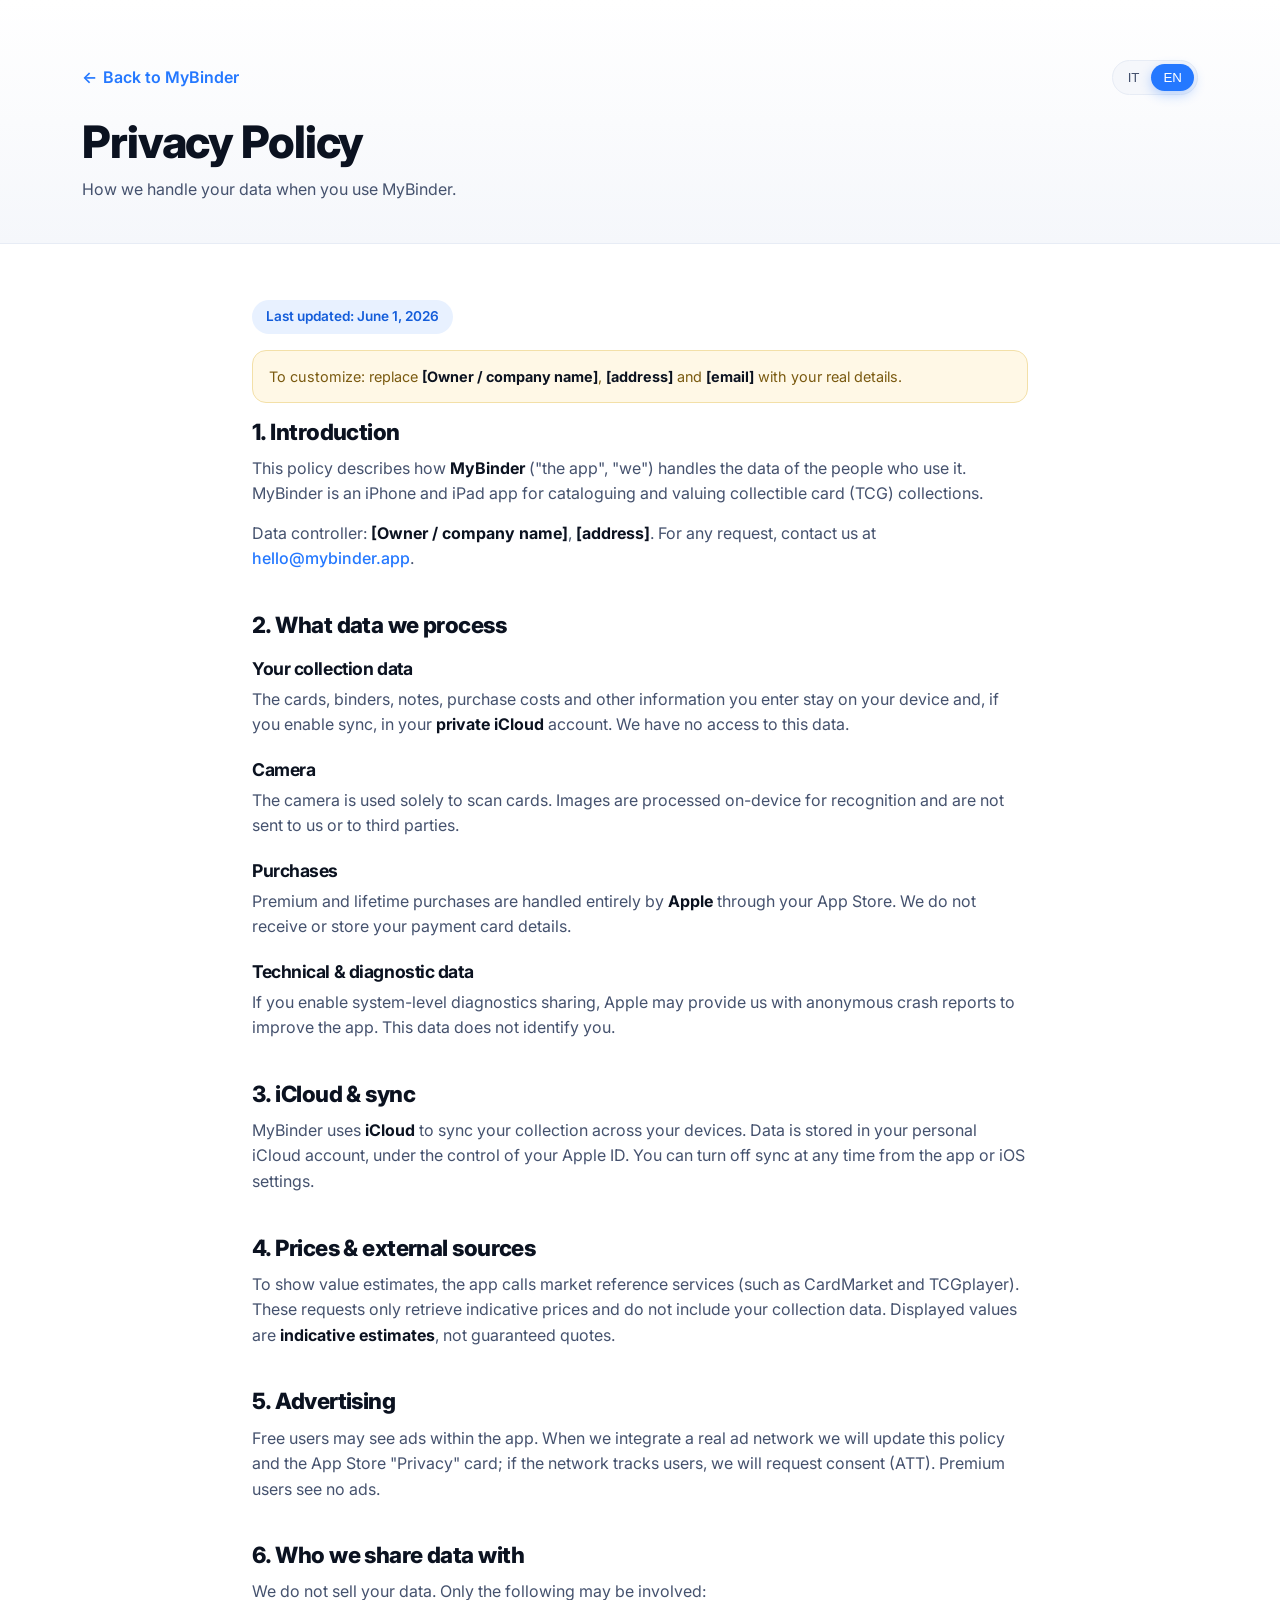
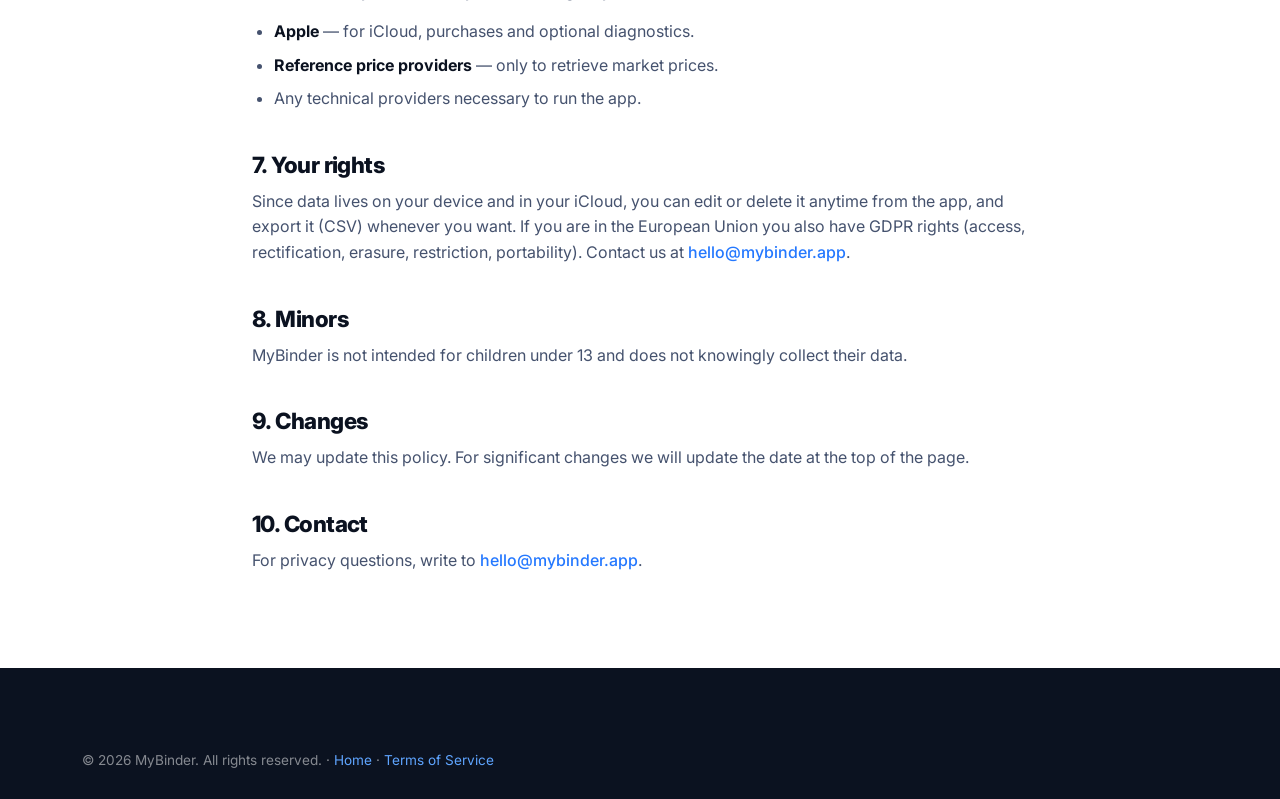
<file: MyBinder-Site/privacy.html>
<!DOCTYPE html>
<html lang="it">
<head>
  <meta charset="UTF-8" />
  <meta name="viewport" content="width=device-width, initial-scale=1.0" />
  <title>Privacy Policy — MyBinder</title>
  <meta name="description" content="Informativa sulla privacy di MyBinder." />
  <meta name="robots" content="index, follow" />
  <link rel="icon" type="image/png" href="assets/app-icon.png" />
  <link rel="apple-touch-icon" href="assets/app-icon.png" />
  <meta name="theme-color" content="#2478FF" />
  <link rel="preconnect" href="https://fonts.googleapis.com" />
  <link rel="preconnect" href="https://fonts.gstatic.com" crossorigin />
  <link href="https://fonts.googleapis.com/css2?family=Inter:wght@400;500;600;700;800&display=swap" rel="stylesheet" />
  <link rel="stylesheet" href="styles/style.css" />
  <script>
    window.MB_META = {
      it: { title: 'Privacy Policy — MyBinder', desc: 'Informativa sulla privacy di MyBinder.' },
      en: { title: 'Privacy Policy — MyBinder', desc: 'MyBinder privacy policy.' }
    };
  </script>
</head>
<body>

  <header class="legal-hero">
    <div class="container">
      <div class="legal-hero__top">
        <a href="index.html" class="legal-back">← <span data-lang="it">Torna a MyBinder</span><span data-lang="en">Back to MyBinder</span></a>
        <div class="lang-switch" role="group" aria-label="Language">
          <button type="button" data-setlang="it">IT</button>
          <button type="button" data-setlang="en">EN</button>
        </div>
      </div>
      <h1>Privacy Policy</h1>
      <p><span data-lang="it">Come trattiamo i tuoi dati quando usi MyBinder.</span><span data-lang="en">How we handle your data when you use MyBinder.</span></p>
    </div>
  </header>

  <main class="legal">
    <span class="updated"><span data-lang="it">Ultimo aggiornamento: 1 giugno 2026</span><span data-lang="en">Last updated: June 1, 2026</span></span>

    <!-- ATTENZIONE: modello di base, non consulenza legale. Compila le parti tra parentesi. -->
    <div class="placeholder">
      <span data-lang="it">Da personalizzare: sostituisci <strong>[Nome del titolare / società]</strong>, <strong>[indirizzo]</strong> e <strong>[email]</strong> con i tuoi dati reali.</span>
      <span data-lang="en">To customize: replace <strong>[Owner / company name]</strong>, <strong>[address]</strong> and <strong>[email]</strong> with your real details.</span>
    </div>

    <!-- ===================== IT ===================== -->
    <div data-lang="it">
      <h2>1. Introduzione</h2>
      <p>La presente informativa descrive come <strong>MyBinder</strong> ("l'app", "noi") tratta i dati delle persone che la utilizzano. MyBinder è un'applicazione per iPhone e iPad pensata per catalogare e valutare collezioni di carte collezionabili (TCG).</p>
      <p>Titolare del trattamento: <strong>[Nome del titolare / società]</strong>, <strong>[indirizzo]</strong>. Per qualsiasi richiesta scrivici a <a href="mailto:hello@mybinder.app">hello@mybinder.app</a>.</p>

      <h2>2. Quali dati trattiamo</h2>
      <h3>Dati della tua collezione</h3>
      <p>Le carte, i raccoglitori, le note, i costi d'acquisto e le altre informazioni che inserisci restano nel tuo dispositivo e, se attivi la sincronizzazione, nel tuo account <strong>iCloud privato</strong>. Noi non abbiamo accesso a questi dati.</p>
      <h3>Fotocamera</h3>
      <p>La fotocamera è usata esclusivamente per scansionare le carte. Le immagini vengono elaborate sul dispositivo per il riconoscimento e non vengono inviate a noi né a terzi.</p>
      <h3>Acquisti</h3>
      <p>Gli acquisti Premium e lifetime sono gestiti interamente da <strong>Apple</strong> tramite il tuo App Store. Non riceviamo né conserviamo i dati della tua carta di pagamento.</p>
      <h3>Dati tecnici e diagnostici</h3>
      <p>Se abiliti la condivisione dei dati diagnostici a livello di sistema, Apple può fornirci report di crash anonimi per migliorare l'app. Questi dati non ti identificano.</p>

      <h2>3. iCloud e sincronizzazione</h2>
      <p>MyBinder usa <strong>iCloud</strong> per sincronizzare la tua collezione tra i tuoi dispositivi. I dati sono conservati nel tuo account iCloud personale, sotto il controllo del tuo Apple ID. Puoi disattivare la sincronizzazione in qualsiasi momento dalle impostazioni dell'app o di iOS.</p>

      <h2>4. Prezzi e fonti esterne</h2>
      <p>Per mostrare le stime di valore, l'app richiama servizi di riferimento di mercato (ad esempio CardMarket e TCGplayer). Queste richieste servono solo a recuperare prezzi indicativi e non includono i dati della tua collezione. I valori mostrati sono <strong>stime indicative</strong>, non quotazioni garantite.</p>

      <h2>5. Pubblicità</h2>
      <p>Gli utenti della versione gratuita possono vedere pubblicità all'interno dell'app. Quando integreremo un circuito pubblicitario reale aggiorneremo questa informativa e la scheda "Privacy" dell'App Store; se il circuito traccia gli utenti, richiederemo il consenso (ATT). Gli utenti Premium non vedono pubblicità.</p>

      <h2>6. Con chi condividiamo i dati</h2>
      <p>Non vendiamo i tuoi dati. Possono essere coinvolti unicamente:</p>
      <ul>
        <li><strong>Apple</strong> — per iCloud, gli acquisti e l'eventuale diagnostica.</li>
        <li><strong>Fornitori di prezzi di riferimento</strong> — solo per recuperare listini di mercato.</li>
        <li>Eventuali fornitori tecnici necessari al funzionamento dell'app.</li>
      </ul>

      <h2>7. I tuoi diritti</h2>
      <p>Poiché i dati risiedono sul tuo dispositivo e nel tuo iCloud, puoi modificarli o eliminarli in qualsiasi momento dall'app, ed esportarli (CSV) quando vuoi. Se ti trovi nell'Unione Europea hai inoltre i diritti previsti dal GDPR (accesso, rettifica, cancellazione, limitazione, portabilità). Scrivici a <a href="mailto:hello@mybinder.app">hello@mybinder.app</a>.</p>

      <h2>8. Minori</h2>
      <p>MyBinder non è destinata a minori di 13 anni e non raccoglie consapevolmente i loro dati.</p>

      <h2>9. Modifiche</h2>
      <p>Potremmo aggiornare questa informativa. In caso di modifiche rilevanti aggiorneremo la data in cima alla pagina.</p>

      <h2>10. Contatti</h2>
      <p>Per domande sulla privacy scrivi a <a href="mailto:hello@mybinder.app">hello@mybinder.app</a>.</p>
    </div>

    <!-- ===================== EN ===================== -->
    <div data-lang="en">
      <h2>1. Introduction</h2>
      <p>This policy describes how <strong>MyBinder</strong> ("the app", "we") handles the data of the people who use it. MyBinder is an iPhone and iPad app for cataloguing and valuing collectible card (TCG) collections.</p>
      <p>Data controller: <strong>[Owner / company name]</strong>, <strong>[address]</strong>. For any request, contact us at <a href="mailto:hello@mybinder.app">hello@mybinder.app</a>.</p>

      <h2>2. What data we process</h2>
      <h3>Your collection data</h3>
      <p>The cards, binders, notes, purchase costs and other information you enter stay on your device and, if you enable sync, in your <strong>private iCloud</strong> account. We have no access to this data.</p>
      <h3>Camera</h3>
      <p>The camera is used solely to scan cards. Images are processed on-device for recognition and are not sent to us or to third parties.</p>
      <h3>Purchases</h3>
      <p>Premium and lifetime purchases are handled entirely by <strong>Apple</strong> through your App Store. We do not receive or store your payment card details.</p>
      <h3>Technical & diagnostic data</h3>
      <p>If you enable system-level diagnostics sharing, Apple may provide us with anonymous crash reports to improve the app. This data does not identify you.</p>

      <h2>3. iCloud & sync</h2>
      <p>MyBinder uses <strong>iCloud</strong> to sync your collection across your devices. Data is stored in your personal iCloud account, under the control of your Apple ID. You can turn off sync at any time from the app or iOS settings.</p>

      <h2>4. Prices & external sources</h2>
      <p>To show value estimates, the app calls market reference services (such as CardMarket and TCGplayer). These requests only retrieve indicative prices and do not include your collection data. Displayed values are <strong>indicative estimates</strong>, not guaranteed quotes.</p>

      <h2>5. Advertising</h2>
      <p>Free users may see ads within the app. When we integrate a real ad network we will update this policy and the App Store "Privacy" card; if the network tracks users, we will request consent (ATT). Premium users see no ads.</p>

      <h2>6. Who we share data with</h2>
      <p>We do not sell your data. Only the following may be involved:</p>
      <ul>
        <li><strong>Apple</strong> — for iCloud, purchases and optional diagnostics.</li>
        <li><strong>Reference price providers</strong> — only to retrieve market prices.</li>
        <li>Any technical providers necessary to run the app.</li>
      </ul>

      <h2>7. Your rights</h2>
      <p>Since data lives on your device and in your iCloud, you can edit or delete it anytime from the app, and export it (CSV) whenever you want. If you are in the European Union you also have GDPR rights (access, rectification, erasure, restriction, portability). Contact us at <a href="mailto:hello@mybinder.app">hello@mybinder.app</a>.</p>

      <h2>8. Minors</h2>
      <p>MyBinder is not intended for children under 13 and does not knowingly collect their data.</p>

      <h2>9. Changes</h2>
      <p>We may update this policy. For significant changes we will update the date at the top of the page.</p>

      <h2>10. Contact</h2>
      <p>For privacy questions, write to <a href="mailto:hello@mybinder.app">hello@mybinder.app</a>.</p>
    </div>
  </main>

  <footer class="footer">
    <div class="container footer__bottom" style="border:0;">
      <span>© 2026 MyBinder. All rights reserved. · <a href="index.html" style="color:var(--blue-hi);">Home</a> · <a href="terms.html" style="color:var(--blue-hi);"><span data-lang="it">Termini di servizio</span><span data-lang="en">Terms of Service</span></a></span>
    </div>
  </footer>

  <script src="scripts/main.js"></script>
</body>
</html>
</file>
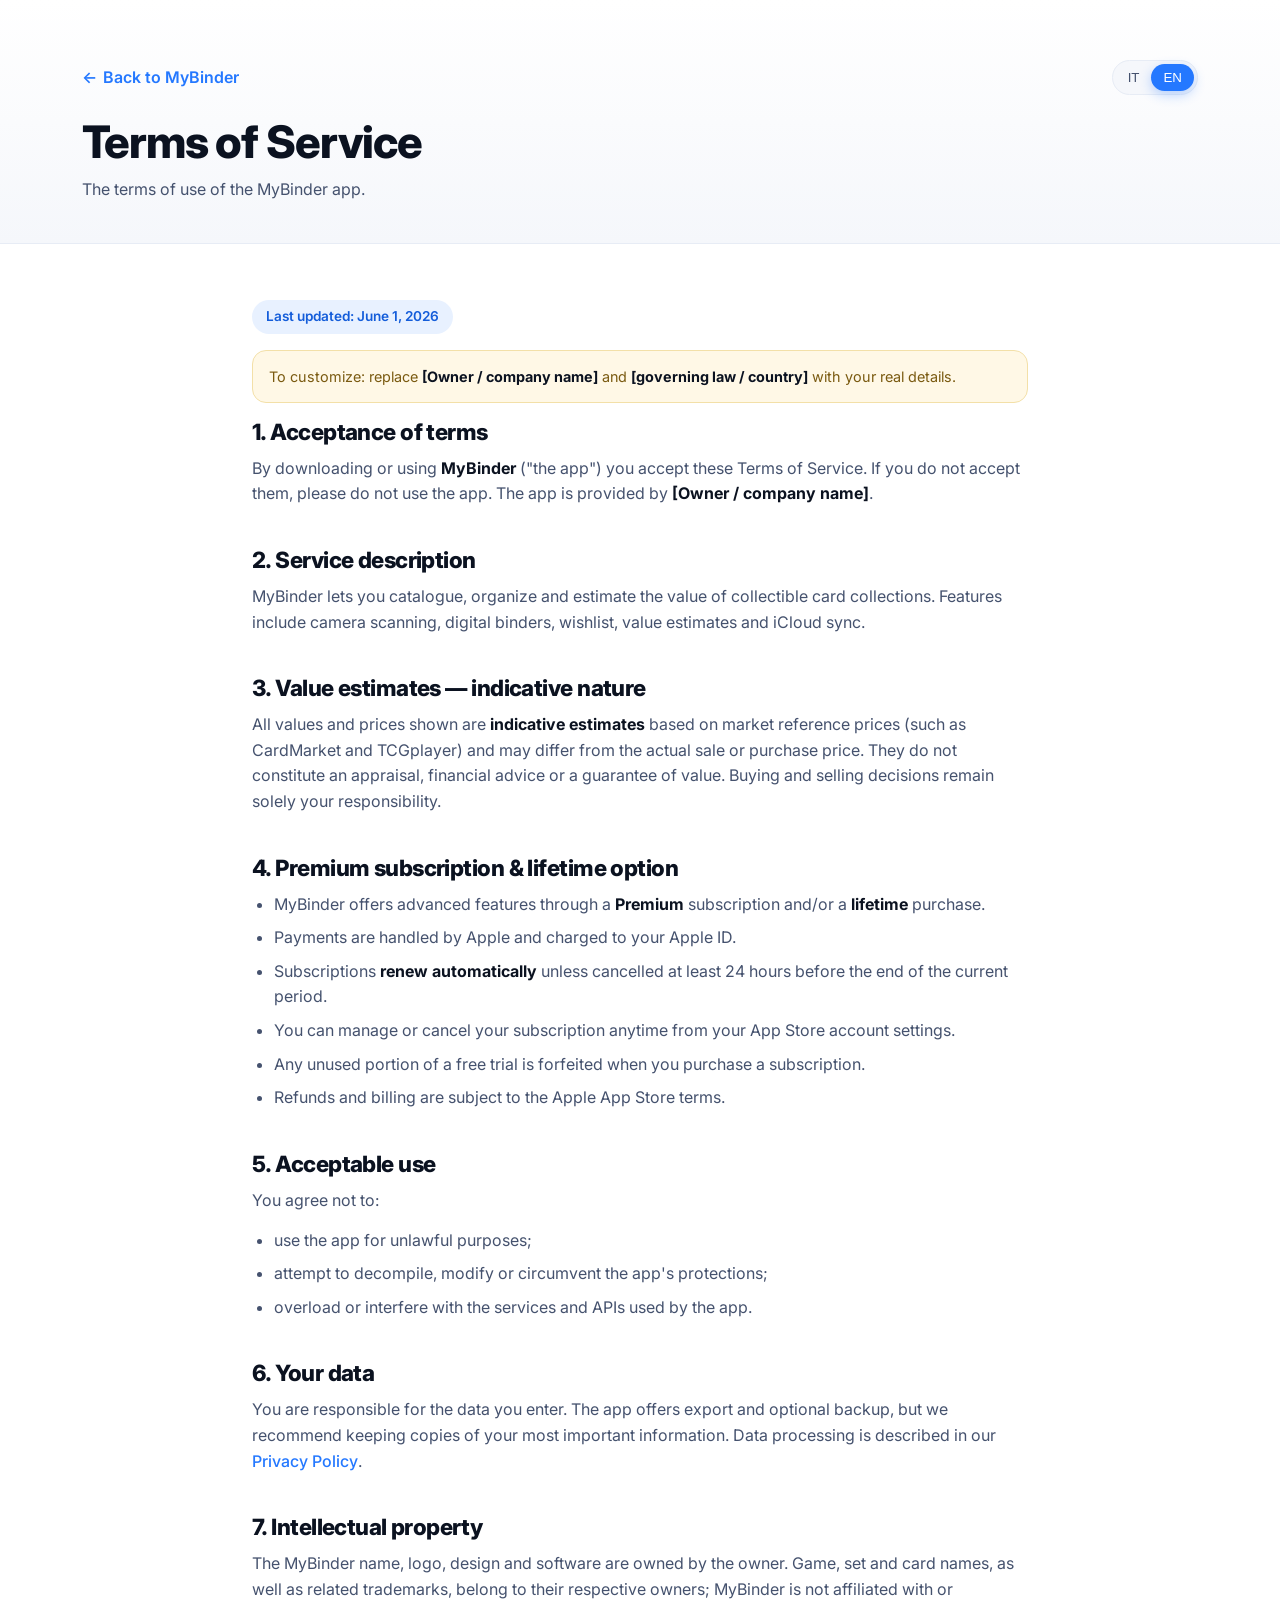
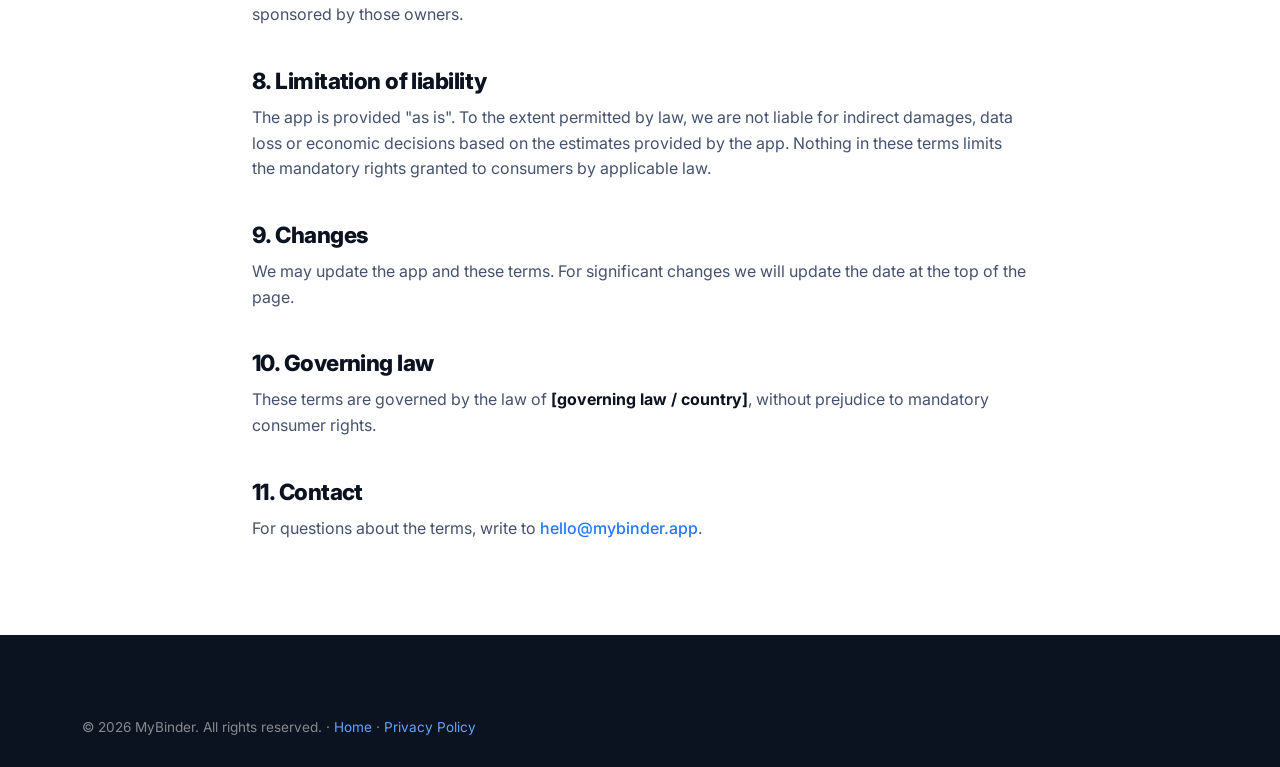
<file: MyBinder-Site/terms.html>
<!DOCTYPE html>
<html lang="it">
<head>
  <meta charset="UTF-8" />
  <meta name="viewport" content="width=device-width, initial-scale=1.0" />
  <title>Termini di servizio — MyBinder</title>
  <meta name="description" content="Termini e condizioni d'uso di MyBinder." />
  <meta name="robots" content="index, follow" />
  <link rel="icon" type="image/png" href="assets/app-icon.png" />
  <link rel="apple-touch-icon" href="assets/app-icon.png" />
  <meta name="theme-color" content="#2478FF" />
  <link rel="preconnect" href="https://fonts.googleapis.com" />
  <link rel="preconnect" href="https://fonts.gstatic.com" crossorigin />
  <link href="https://fonts.googleapis.com/css2?family=Inter:wght@400;500;600;700;800&display=swap" rel="stylesheet" />
  <link rel="stylesheet" href="styles/style.css" />
  <script>
    window.MB_META = {
      it: { title: 'Termini di servizio — MyBinder', desc: "Termini e condizioni d'uso di MyBinder." },
      en: { title: 'Terms of Service — MyBinder', desc: 'MyBinder terms and conditions of use.' }
    };
  </script>
</head>
<body>

  <header class="legal-hero">
    <div class="container">
      <div class="legal-hero__top">
        <a href="index.html" class="legal-back">← <span data-lang="it">Torna a MyBinder</span><span data-lang="en">Back to MyBinder</span></a>
        <div class="lang-switch" role="group" aria-label="Language">
          <button type="button" data-setlang="it">IT</button>
          <button type="button" data-setlang="en">EN</button>
        </div>
      </div>
      <h1><span data-lang="it">Termini di servizio</span><span data-lang="en">Terms of Service</span></h1>
      <p><span data-lang="it">Le condizioni d'uso dell'app MyBinder.</span><span data-lang="en">The terms of use of the MyBinder app.</span></p>
    </div>
  </header>

  <main class="legal">
    <span class="updated"><span data-lang="it">Ultimo aggiornamento: 1 giugno 2026</span><span data-lang="en">Last updated: June 1, 2026</span></span>

    <div class="placeholder">
      <span data-lang="it">Da personalizzare: sostituisci <strong>[Nome del titolare / società]</strong> e <strong>[foro competente / paese]</strong> con i tuoi dati reali.</span>
      <span data-lang="en">To customize: replace <strong>[Owner / company name]</strong> and <strong>[governing law / country]</strong> with your real details.</span>
    </div>

    <!-- ===================== IT ===================== -->
    <div data-lang="it">
      <h2>1. Accettazione dei termini</h2>
      <p>Scaricando o utilizzando <strong>MyBinder</strong> ("l'app") accetti i presenti Termini di servizio. Se non li accetti, ti invitiamo a non utilizzare l'app. L'app è fornita da <strong>[Nome del titolare / società]</strong>.</p>

      <h2>2. Descrizione del servizio</h2>
      <p>MyBinder consente di catalogare, organizzare e stimare il valore di collezioni di carte collezionabili. Le funzioni includono scansione tramite fotocamera, raccoglitori digitali, wishlist, stime di valore e sincronizzazione iCloud.</p>

      <h2>3. Stime di valore — natura indicativa</h2>
      <p>Tutti i valori e i prezzi mostrati sono <strong>stime indicative</strong> basate su prezzi di riferimento di mercato (ad esempio CardMarket e TCGplayer) e possono differire dal prezzo reale di vendita o acquisto. Non costituiscono una perizia, una consulenza finanziaria o una garanzia di valore. Le decisioni di acquisto o vendita restano di tua esclusiva responsabilità.</p>

      <h2>4. Abbonamento Premium e opzione lifetime</h2>
      <ul>
        <li>MyBinder offre funzioni avanzate tramite un abbonamento <strong>Premium</strong> e/o un acquisto <strong>lifetime</strong>.</li>
        <li>I pagamenti sono gestiti da Apple e addebitati sul tuo Apple ID.</li>
        <li>Gli abbonamenti si <strong>rinnovano automaticamente</strong>, salvo disdetta almeno 24 ore prima del termine del periodo in corso.</li>
        <li>Puoi gestire o annullare l'abbonamento in qualsiasi momento dalle impostazioni del tuo account App Store.</li>
        <li>Un'eventuale prova gratuita non utilizzata decade al momento dell'acquisto di un abbonamento.</li>
        <li>Rimborsi e fatturazione sono soggetti alle condizioni di Apple App Store.</li>
      </ul>

      <h2>5. Uso consentito</h2>
      <p>Ti impegni a non:</p>
      <ul>
        <li>utilizzare l'app per scopi illeciti;</li>
        <li>tentare di decompilare, modificare o aggirare le protezioni dell'app;</li>
        <li>sovraccaricare o interferire con i servizi e le API utilizzate dall'app.</li>
      </ul>

      <h2>6. I tuoi dati</h2>
      <p>Sei responsabile dei dati che inserisci. L'app offre funzioni di export ed eventuale backup, ma ti consigliamo di conservare copie delle informazioni più importanti. Il trattamento dei dati è descritto nella nostra <a href="privacy.html">Privacy Policy</a>.</p>

      <h2>7. Proprietà intellettuale</h2>
      <p>Il nome MyBinder, il logo, il design e il software sono di proprietà del titolare. I nomi di giochi, set e carte, così come i relativi marchi, appartengono ai rispettivi titolari; MyBinder non è affiliata né sponsorizzata da tali titolari.</p>

      <h2>8. Limitazione di responsabilità</h2>
      <p>L'app è fornita "così com'è". Nei limiti consentiti dalla legge, non rispondiamo di danni indiretti, perdita di dati o decisioni economiche basate sulle stime fornite dall'app. Nulla in questi termini limita i diritti inderogabili riconosciuti ai consumatori dalla legge applicabile.</p>

      <h2>9. Modifiche</h2>
      <p>Possiamo aggiornare l'app e questi termini. In caso di modifiche rilevanti aggiorneremo la data in cima alla pagina.</p>

      <h2>10. Legge applicabile</h2>
      <p>I presenti termini sono regolati dalla legge di <strong>[foro competente / paese]</strong>, fatti salvi i diritti inderogabili del consumatore.</p>

      <h2>11. Contatti</h2>
      <p>Per domande sui termini scrivi a <a href="mailto:hello@mybinder.app">hello@mybinder.app</a>.</p>
    </div>

    <!-- ===================== EN ===================== -->
    <div data-lang="en">
      <h2>1. Acceptance of terms</h2>
      <p>By downloading or using <strong>MyBinder</strong> ("the app") you accept these Terms of Service. If you do not accept them, please do not use the app. The app is provided by <strong>[Owner / company name]</strong>.</p>

      <h2>2. Service description</h2>
      <p>MyBinder lets you catalogue, organize and estimate the value of collectible card collections. Features include camera scanning, digital binders, wishlist, value estimates and iCloud sync.</p>

      <h2>3. Value estimates — indicative nature</h2>
      <p>All values and prices shown are <strong>indicative estimates</strong> based on market reference prices (such as CardMarket and TCGplayer) and may differ from the actual sale or purchase price. They do not constitute an appraisal, financial advice or a guarantee of value. Buying and selling decisions remain solely your responsibility.</p>

      <h2>4. Premium subscription & lifetime option</h2>
      <ul>
        <li>MyBinder offers advanced features through a <strong>Premium</strong> subscription and/or a <strong>lifetime</strong> purchase.</li>
        <li>Payments are handled by Apple and charged to your Apple ID.</li>
        <li>Subscriptions <strong>renew automatically</strong> unless cancelled at least 24 hours before the end of the current period.</li>
        <li>You can manage or cancel your subscription anytime from your App Store account settings.</li>
        <li>Any unused portion of a free trial is forfeited when you purchase a subscription.</li>
        <li>Refunds and billing are subject to the Apple App Store terms.</li>
      </ul>

      <h2>5. Acceptable use</h2>
      <p>You agree not to:</p>
      <ul>
        <li>use the app for unlawful purposes;</li>
        <li>attempt to decompile, modify or circumvent the app's protections;</li>
        <li>overload or interfere with the services and APIs used by the app.</li>
      </ul>

      <h2>6. Your data</h2>
      <p>You are responsible for the data you enter. The app offers export and optional backup, but we recommend keeping copies of your most important information. Data processing is described in our <a href="privacy.html">Privacy Policy</a>.</p>

      <h2>7. Intellectual property</h2>
      <p>The MyBinder name, logo, design and software are owned by the owner. Game, set and card names, as well as related trademarks, belong to their respective owners; MyBinder is not affiliated with or sponsored by those owners.</p>

      <h2>8. Limitation of liability</h2>
      <p>The app is provided "as is". To the extent permitted by law, we are not liable for indirect damages, data loss or economic decisions based on the estimates provided by the app. Nothing in these terms limits the mandatory rights granted to consumers by applicable law.</p>

      <h2>9. Changes</h2>
      <p>We may update the app and these terms. For significant changes we will update the date at the top of the page.</p>

      <h2>10. Governing law</h2>
      <p>These terms are governed by the law of <strong>[governing law / country]</strong>, without prejudice to mandatory consumer rights.</p>

      <h2>11. Contact</h2>
      <p>For questions about the terms, write to <a href="mailto:hello@mybinder.app">hello@mybinder.app</a>.</p>
    </div>
  </main>

  <footer class="footer">
    <div class="container footer__bottom" style="border:0;">
      <span>© 2026 MyBinder. All rights reserved. · <a href="index.html" style="color:var(--blue-hi);">Home</a> · <a href="privacy.html" style="color:var(--blue-hi);">Privacy Policy</a></span>
    </div>
  </footer>

  <script src="scripts/main.js"></script>
</body>
</html>
</file>
<file: MyBinder-Site/styles/style.css>
/* ===================================================================
   MyBinder — Landing page premium
   Palette, layout, componenti, animazioni. Mobile-first.
   =================================================================== */

:root {
  /* Palette */
  --blue:        #2478FF;
  --blue-hi:     #5FA5FF;
  --blue-dark:   #145DDA;
  --ink:         #0B1220;
  --ink-soft:    #45526e;
  --soft-1:      #F5F7FB;
  --soft-2:      #E7ECF5;
  --white:       #ffffff;

  /* Effetti */
  --radius:      24px;
  --radius-sm:   14px;
  --shadow-sm:   0 4px 18px rgba(11, 18, 32, 0.06);
  --shadow-md:   0 14px 40px rgba(11, 18, 32, 0.10);
  --shadow-lg:   0 30px 80px rgba(20, 93, 218, 0.18);
  --glass:       rgba(255, 255, 255, 0.65);

  /* Layout */
  --maxw:        1160px;
  --gutter:      22px;

  --font:        'Inter', -apple-system, BlinkMacSystemFont, 'Segoe UI', Roboto, sans-serif;
  --ease:        cubic-bezier(0.22, 1, 0.36, 1);
}

/* ---------- Reset ---------- */
* { margin: 0; padding: 0; box-sizing: border-box; }
html { scroll-behavior: smooth; }
body {
  font-family: var(--font);
  color: var(--ink);
  background: var(--white);
  line-height: 1.6;
  -webkit-font-smoothing: antialiased;
  text-rendering: optimizeLegibility;
  overflow-x: hidden;
}
img { max-width: 100%; display: block; }
a { color: inherit; text-decoration: none; }
ul { list-style: none; }
::selection { background: rgba(36,120,255,0.18); }

.container { width: 100%; max-width: var(--maxw); margin: 0 auto; padding: 0 var(--gutter); }

/* ---------- i18n: nascondi la lingua non attiva ---------- */
[data-lang] { display: none !important; }
html[lang="it"] [data-lang="it"],
html[lang="en"] [data-lang="en"] { display: revert !important; }

/* ---------- Tipografia ---------- */
h1, h2, h3 { line-height: 1.12; letter-spacing: -0.025em; font-weight: 800; }
h2 { font-size: clamp(1.8rem, 4.2vw, 2.7rem); }
h3 { font-size: 1.2rem; font-weight: 700; }

.gradient-text {
  background: linear-gradient(110deg, var(--blue) 10%, var(--blue-hi) 50%, var(--blue-dark) 90%);
  -webkit-background-clip: text;
  background-clip: text;
  color: transparent;
}

.eyebrow {
  display: inline-block;
  font-size: 0.82rem; font-weight: 700;
  letter-spacing: 0.08em; text-transform: uppercase;
  color: var(--blue); margin-bottom: 14px;
}
.eyebrow--light { color: var(--blue-hi); }

/* Small "Premium" pill used inline next to a feature title */
.tag-premium {
  display: inline-block;
  vertical-align: middle;
  font-size: 0.62rem; font-weight: 800;
  letter-spacing: 0.06em; text-transform: uppercase;
  color: var(--blue);
  background: rgba(36,120,255,0.12);
  border: 1px solid rgba(36,120,255,0.28);
  padding: 2px 7px; border-radius: 999px;
  margin-left: 6px;
}

/* ---------- Scroll progress bar ---------- */
.progress {
  position: fixed; top: 0; left: 0;
  height: 3px; width: 0%;
  background: linear-gradient(90deg, var(--blue), var(--blue-hi));
  z-index: 200;
  transition: width .1s linear;
}

/* ---------- Bottoni ---------- */
.btn {
  position: relative;
  display: inline-flex; align-items: center; justify-content: center; gap: 10px;
  font-weight: 600; font-size: 1rem;
  padding: 14px 28px; border-radius: 999px;
  cursor: pointer; border: none;
  transition: transform .25s var(--ease), box-shadow .25s var(--ease), background .25s var(--ease);
  white-space: nowrap; overflow: hidden;
}
.btn--appstore {
  background: linear-gradient(135deg, var(--blue) 0%, var(--blue-dark) 100%);
  color: #fff;
  box-shadow: 0 10px 26px rgba(36, 120, 255, 0.35);
}
.btn--appstore::after {
  content: ""; position: absolute; top: 0; left: -120%;
  width: 60%; height: 100%;
  background: linear-gradient(100deg, transparent, rgba(255,255,255,0.45), transparent);
  transform: skewX(-18deg);
  animation: shimmer 4.5s ease-in-out infinite;
}
.btn--appstore:hover { transform: translateY(-3px); box-shadow: 0 18px 38px rgba(36, 120, 255, 0.48); }
.btn--ghost {
  background: var(--white); color: var(--ink);
  border: 1px solid var(--soft-2); box-shadow: var(--shadow-sm);
}
.btn--ghost:hover { transform: translateY(-3px); border-color: var(--blue-hi); }
.btn--small { padding: 9px 20px; font-size: 0.92rem; background: var(--blue); color: #fff; }
.btn--small:hover { background: var(--blue-dark); }

@keyframes shimmer {
  0%, 60% { left: -120%; }
  100% { left: 130%; }
}

/* ---------- Lang switch ---------- */
.lang-switch {
  display: inline-flex;
  background: var(--soft-1);
  border: 1px solid var(--soft-2);
  border-radius: 999px;
  padding: 3px;
  font-size: 0.82rem; font-weight: 700;
}
.lang-switch button {
  border: none; background: transparent; cursor: pointer;
  padding: 6px 12px; border-radius: 999px; color: var(--ink-soft);
  transition: all .2s var(--ease);
}
.lang-switch button.is-active { background: var(--blue); color: #fff; box-shadow: 0 4px 12px rgba(36,120,255,0.3); }

/* ---------- Navbar ---------- */
.nav {
  position: sticky; top: 0; z-index: 100;
  backdrop-filter: saturate(180%) blur(16px);
  -webkit-backdrop-filter: saturate(180%) blur(16px);
  background: rgba(255, 255, 255, 0.72);
  border-bottom: 1px solid transparent;
  transition: border-color .3s ease, box-shadow .3s ease;
}
.nav.is-scrolled { border-color: var(--soft-2); box-shadow: var(--shadow-sm); }
.nav__inner { display: flex; align-items: center; justify-content: space-between; height: 66px; gap: 16px; }
.nav__brand { display: flex; align-items: center; gap: 10px; font-weight: 800; font-size: 1.15rem; }
.nav__icon { width: 32px; height: 32px; border-radius: 9px; box-shadow: var(--shadow-sm); }
.nav__links { display: none; gap: 28px; font-weight: 500; color: var(--ink-soft); }
.nav__links a { position: relative; }
.nav__links a::after {
  content: ""; position: absolute; left: 0; bottom: -4px;
  width: 0; height: 2px; background: var(--blue); transition: width .25s var(--ease);
}
.nav__links a:hover { color: var(--blue); }
.nav__links a:hover::after { width: 100%; }
.nav__right { display: flex; align-items: center; gap: 12px; }
.nav__cta { display: none; }

@media (min-width: 900px) {
  .nav__links { display: flex; }
  .nav__cta { display: inline-flex; }
}

/* ---------- Hero ---------- */
.hero {
  position: relative;
  padding: 80px 0 100px;
  overflow: hidden;
  background: var(--white);
}
/* Mesh gradient animato */
.hero__mesh {
  position: absolute; inset: -20% -10% 0 -10%;
  background:
    radial-gradient(40% 40% at 20% 20%, rgba(95,165,255,0.40), transparent 60%),
    radial-gradient(35% 35% at 80% 15%, rgba(36,120,255,0.30), transparent 60%),
    radial-gradient(45% 45% at 70% 80%, rgba(20,93,218,0.22), transparent 60%);
  filter: blur(10px);
  animation: meshMove 16s ease-in-out infinite alternate;
  pointer-events: none;
}
@keyframes meshMove {
  0%   { transform: translate3d(0,0,0) scale(1); }
  50%  { transform: translate3d(-3%, 2%, 0) scale(1.08); }
  100% { transform: translate3d(3%, -2%, 0) scale(1.04); }
}
.hero__inner {
  position: relative;
  display: grid; grid-template-columns: 1fr; gap: 54px; align-items: center;
}
.hero__badge {
  display: inline-flex; align-items: center; gap: 8px;
  font-size: 0.82rem; font-weight: 600; color: var(--blue-dark);
  background: rgba(255,255,255,0.7);
  border: 1px solid rgba(36,120,255,0.18);
  padding: 8px 16px; border-radius: 999px; margin-bottom: 24px;
  box-shadow: var(--shadow-sm);
}
.hero__badge .dot { width: 8px; height: 8px; border-radius: 50%; background: var(--blue); box-shadow: 0 0 0 0 rgba(36,120,255,0.5); animation: pulse 2.2s infinite; }
@keyframes pulse {
  0% { box-shadow: 0 0 0 0 rgba(36,120,255,0.5); }
  70% { box-shadow: 0 0 0 10px rgba(36,120,255,0); }
  100% { box-shadow: 0 0 0 0 rgba(36,120,255,0); }
}
.hero__title { font-size: clamp(2.3rem, 6.2vw, 3.8rem); margin-bottom: 20px; }
.hero__subtitle { font-size: clamp(1.05rem, 2.4vw, 1.28rem); color: var(--ink-soft); max-width: 520px; margin-bottom: 34px; }
.hero__cta { display: flex; flex-wrap: wrap; gap: 14px; }

.hero__visual { position: relative; display: flex; justify-content: center; perspective: 1200px; }
.hero__appicon {
  position: absolute; bottom: 6%; right: 14%;
  width: 84px; height: 84px;
  animation: float 5.5s ease-in-out infinite;
  z-index: 4;
}
.hero__appicon img { border-radius: 20px; box-shadow: var(--shadow-md); }

/* mini "card" galleggianti decorative */
.floatcard {
  position: absolute; width: 96px; height: 134px; border-radius: 14px;
  background: linear-gradient(150deg, var(--blue-hi), var(--blue-dark));
  box-shadow: var(--shadow-md);
  border: 3px solid #fff;
  z-index: 1;
}
.floatcard--1 { top: 4%; left: 2%; transform: rotate(-12deg); animation: float 6s ease-in-out infinite; }
.floatcard--2 { bottom: 0; left: 8%; transform: rotate(8deg); animation: float 7s ease-in-out infinite 0.6s; }

@media (min-width: 940px) {
  .hero__inner { grid-template-columns: 1.05fr 0.95fr; }
  .hero { padding: 110px 0 130px; }
}

/* ---------- Phone mockup (tilt 3D via JS) ---------- */
.tilt { transform-style: preserve-3d; transition: transform .2s var(--ease); }
.phone {
  position: relative; width: 290px; aspect-ratio: 9 / 19;
  background: #0b1220; border-radius: 46px; padding: 12px;
  box-shadow: var(--shadow-lg); border: 2px solid #1c2740;
  z-index: 2;
}
.phone--sm { width: 250px; }
.phone__notch {
  position: absolute; top: 14px; left: 50%; transform: translateX(-50%);
  width: 112px; height: 26px; background: #0b1220; border-radius: 0 0 16px 16px; z-index: 3;
}
.phone__shot {
  width: 100%; height: 100%; object-fit: cover; border-radius: 34px;
  background: linear-gradient(160deg, var(--blue-hi), var(--blue-dark));
}
.phone__shot.is-placeholder, .gallery__item img.is-placeholder { position: relative; }
.phone__shot.is-placeholder::after, .gallery__item img.is-placeholder::after {
  content: "Screenshot"; position: absolute; inset: 0;
  display: flex; align-items: center; justify-content: center;
  font-weight: 600; letter-spacing: 0.05em; color: rgba(255,255,255,0.85);
  background: linear-gradient(160deg, var(--blue-hi), var(--blue-dark)); border-radius: inherit;
}

@keyframes float { 0%,100% { transform: translateY(0); } 50% { transform: translateY(-14px); } }

/* ---------- Games marquee ---------- */
.marquee {
  overflow: hidden; padding: 26px 0; border-top: 1px solid var(--soft-2); border-bottom: 1px solid var(--soft-2);
  background: var(--soft-1);
  -webkit-mask-image: linear-gradient(90deg, transparent, #000 12%, #000 88%, transparent);
  mask-image: linear-gradient(90deg, transparent, #000 12%, #000 88%, transparent);
}
.marquee__track { display: flex; gap: 56px; width: max-content; animation: scrollX 26s linear infinite; }
.marquee:hover .marquee__track { animation-play-state: paused; }
.marquee__item { font-weight: 700; font-size: 1.05rem; color: var(--ink-soft); white-space: nowrap; opacity: 0.85; }
@keyframes scrollX { from { transform: translateX(0); } to { transform: translateX(-50%); } }

/* ---------- Stats ---------- */
.stats { display: grid; grid-template-columns: repeat(2, 1fr); gap: 18px; }
.stat { text-align: center; padding: 26px 14px; }
.stat__num { font-size: clamp(1.8rem, 5vw, 2.6rem); font-weight: 800; letter-spacing: -0.03em; }
.stat__label { color: var(--ink-soft); font-size: 0.95rem; margin-top: 4px; }
@media (min-width: 760px) { .stats { grid-template-columns: repeat(4, 1fr); } }

/* ---------- Sezioni ---------- */
.section { padding: 88px 0; position: relative; }
.section--soft { background: var(--soft-1); }
.section__head { max-width: 700px; margin: 0 auto 54px; text-align: center; }
.section__head p { color: var(--ink-soft); font-size: 1.08rem; margin-top: 14px; }

/* ---------- Card ---------- */
.card {
  position: relative;
  background: var(--glass);
  backdrop-filter: blur(8px); -webkit-backdrop-filter: blur(8px);
  border: 1px solid rgba(255,255,255,0.6);
  border-radius: var(--radius); box-shadow: var(--shadow-sm);
  padding: 30px;
  transition: transform .3s var(--ease), box-shadow .3s var(--ease);
}

/* ---------- Grid feature ---------- */
.grid { display: grid; gap: 22px; }
.grid--features { grid-template-columns: 1fr; }
.feature { overflow: hidden; }
.feature::before {
  content: ""; position: absolute; inset: 0;
  background: radial-gradient(120% 120% at 0% 0%, rgba(36,120,255,0.08), transparent 50%);
  opacity: 0; transition: opacity .3s var(--ease);
}
.feature:hover { transform: translateY(-8px); box-shadow: var(--shadow-md); }
.feature:hover::before { opacity: 1; }
.feature__icon {
  width: 54px; height: 54px; display: grid; place-items: center;
  border-radius: 15px; color: var(--blue-dark); margin-bottom: 18px;
  background: linear-gradient(135deg, rgba(36,120,255,0.12), rgba(95,165,255,0.20));
  transition: transform .3s var(--ease);
}
.feature:hover .feature__icon { transform: scale(1.08) rotate(-4deg); }
.feature__icon svg { width: 27px; height: 27px; }
.feature h3 { margin-bottom: 8px; position: relative; }
.feature p { color: var(--ink-soft); font-size: 0.98rem; position: relative; }

@media (min-width: 640px) { .grid--features { grid-template-columns: 1fr 1fr; } }
@media (min-width: 980px) { .grid--features { grid-template-columns: 1fr 1fr 1fr; } }

/* ---------- Come funziona ---------- */
.grid--steps { grid-template-columns: 1fr; position: relative; }
.step { text-align: center; padding: 10px; position: relative; }
.step__num {
  display: grid; place-items: center; width: 60px; height: 60px; margin: 0 auto 18px;
  border-radius: 50%; font-weight: 800; font-size: 1.5rem; color: #fff;
  background: linear-gradient(135deg, var(--blue), var(--blue-dark));
  box-shadow: 0 10px 24px rgba(36,120,255,0.35);
}
.step h3 { margin-bottom: 8px; }
.step p { color: var(--ink-soft); }
@media (min-width: 780px) { .grid--steps { grid-template-columns: repeat(3, 1fr); } }

/* ---------- Split ---------- */
.split { display: grid; grid-template-columns: 1fr; gap: 46px; align-items: center; }
.split__media { display: flex; justify-content: center; perspective: 1200px; }
.split__copy h2 { margin-bottom: 18px; }
.split__copy > p { color: var(--ink-soft); font-size: 1.05rem; margin-bottom: 18px; }

.ticks { display: grid; gap: 12px; margin-top: 8px; }
.ticks li { position: relative; padding-left: 34px; color: var(--ink); font-weight: 500; }
.ticks li::before {
  content: ""; position: absolute; left: 0; top: 3px; width: 22px; height: 22px; border-radius: 50%;
  background: var(--blue) url("data:image/svg+xml,%3Csvg xmlns='http://www.w3.org/2000/svg' width='12' height='12' viewBox='0 0 24 24' fill='none' stroke='white' stroke-width='3' stroke-linecap='round' stroke-linejoin='round'%3E%3Cpath d='M20 6 9 17l-5-5'/%3E%3C/svg%3E") center / 12px no-repeat;
}
.note { font-size: 0.86rem; color: var(--ink-soft); margin-top: 16px; font-style: italic; }
.note--center { text-align: center; }

@media (min-width: 920px) {
  .split { grid-template-columns: 0.9fr 1.1fr; gap: 64px; }
  .split--reverse .split__media { order: 2; }
}

/* ---------- Trio ---------- */
.grid--trio { grid-template-columns: 1fr; }
.pill h3 { margin-bottom: 8px; color: var(--blue-dark); }
.pill p { color: var(--ink-soft); }
.pill:hover { transform: translateY(-6px); box-shadow: var(--shadow-md); }
@media (min-width: 780px) { .grid--trio { grid-template-columns: repeat(3, 1fr); } }

/* ---------- Premium ---------- */
.section--premium {
  background: linear-gradient(160deg, #0b1220 0%, #14264a 60%, var(--blue-dark) 130%);
  color: #fff; overflow: hidden;
}
.section--premium::before {
  content: ""; position: absolute; top: -30%; left: 50%; transform: translateX(-50%);
  width: 700px; height: 700px;
  background: radial-gradient(circle, rgba(95,165,255,0.30), transparent 65%);
  pointer-events: none;
}
.section--premium .section__head p { color: rgba(255,255,255,0.72); }
.premium__grid { position: relative; display: grid; grid-template-columns: 1fr; gap: 34px; align-items: center; }
.premium__list { display: grid; gap: 14px; }
.premium__list li { position: relative; padding-left: 36px; font-size: 1.06rem; font-weight: 500; }
.premium__list li::before {
  content: ""; position: absolute; left: 0; top: 4px; width: 24px; height: 24px; border-radius: 50%;
  background: var(--blue-hi) url("data:image/svg+xml,%3Csvg xmlns='http://www.w3.org/2000/svg' width='13' height='13' viewBox='0 0 24 24' fill='none' stroke='%230b1220' stroke-width='3' stroke-linecap='round' stroke-linejoin='round'%3E%3Cpath d='M20 6 9 17l-5-5'/%3E%3C/svg%3E") center / 13px no-repeat;
}
.premium__cta { background: rgba(255,255,255,0.06); border: 1px solid rgba(255,255,255,0.14); text-align: center; }
.premium__cta h3 { font-size: 1.5rem; margin-bottom: 10px; }
.premium__cta p { color: rgba(255,255,255,0.78); margin-bottom: 22px; }
.premium__cta .btn--appstore { width: 100%; }
.premium__cta .note { color: rgba(255,255,255,0.6); }
@media (min-width: 880px) { .premium__grid { grid-template-columns: 1.1fr 0.9fr; } }

/* ---------- Gallery ---------- */
.gallery {
  display: grid; grid-auto-flow: column; grid-auto-columns: 240px; gap: 22px;
  overflow-x: auto; padding: 8px 4px 24px;
  scroll-snap-type: x mandatory; -webkit-overflow-scrolling: touch;
}
.gallery__item {
  scroll-snap-align: center; aspect-ratio: 9 / 19; border-radius: 28px; overflow: hidden;
  box-shadow: var(--shadow-md); background: linear-gradient(160deg, var(--blue-hi), var(--blue-dark));
  transition: transform .3s var(--ease);
}
.gallery__item:hover { transform: translateY(-8px) scale(1.02); }
.gallery__item img { width: 100%; height: 100%; object-fit: cover; }
@media (min-width: 980px) {
  .gallery { grid-auto-flow: row; grid-template-columns: repeat(5, 1fr); grid-auto-columns: auto; overflow: visible; }
}

/* ---------- Waitlist ---------- */
.waitlist { max-width: 720px; margin: 0 auto; text-align: center; }
.waitlist h2 { margin-bottom: 12px; }
.waitlist > p { color: var(--ink-soft); margin-bottom: 26px; }
.waitlist__form { display: flex; gap: 12px; max-width: 480px; margin: 0 auto; flex-wrap: wrap; }
.waitlist__form input {
  flex: 1 1 220px; padding: 14px 18px; border-radius: 999px; border: 1px solid var(--soft-2);
  font-size: 1rem; font-family: inherit; outline: none; transition: border-color .2s ease, box-shadow .2s ease;
}
.waitlist__form input:focus { border-color: var(--blue); box-shadow: 0 0 0 4px rgba(36,120,255,0.12); }
.waitlist__msg { margin-top: 16px; font-weight: 600; color: var(--blue-dark); min-height: 1.4em; }

/* ---------- Privacy strip ---------- */
.privacy { max-width: 760px; margin: 0 auto; text-align: center; }
.privacy p { color: var(--ink-soft); font-size: 1.08rem; margin-top: 14px; }

/* ---------- Footer ---------- */
.footer { background: var(--ink); color: rgba(255,255,255,0.78); padding: 60px 0 28px; }
.footer__inner {
  display: grid; grid-template-columns: 1fr; gap: 30px;
  padding-bottom: 30px; border-bottom: 1px solid rgba(255,255,255,0.1);
}
.footer__brand { display: flex; gap: 14px; align-items: flex-start; max-width: 380px; }
.footer__icon { width: 46px; height: 46px; border-radius: 12px; }
.footer__brand strong { color: #fff; font-size: 1.1rem; }
.footer__brand p { font-size: 0.92rem; margin-top: 4px; }
.footer__links { display: flex; flex-direction: column; gap: 12px; }
.footer__links a:hover { color: var(--blue-hi); }
.footer__bottom { padding-top: 22px; font-size: 0.85rem; color: rgba(255,255,255,0.5); }
@media (min-width: 780px) {
  .footer__inner { grid-template-columns: 1.4fr 1fr; }
  .footer__links { align-items: flex-end; }
}

/* ---------- Pagine legali ---------- */
.legal-hero { background: linear-gradient(180deg, #fff 0%, var(--soft-1) 100%); padding: 60px 0 40px; border-bottom: 1px solid var(--soft-2); }
.legal-hero .container { display: flex; flex-direction: column; }
.legal-hero__top { display: flex; align-items: center; justify-content: space-between; margin-bottom: 22px; gap: 12px; flex-wrap: wrap; }
.legal-hero h1 { font-size: clamp(1.9rem, 5vw, 2.8rem); }
.legal-hero p { color: var(--ink-soft); margin-top: 10px; }
.legal-back { display: inline-flex; align-items: center; gap: 6px; color: var(--blue); font-weight: 600; }
.legal-back:hover { color: var(--blue-dark); }
.legal { max-width: 820px; margin: 0 auto; padding: 56px var(--gutter) 80px; }
.legal h2 { font-size: 1.4rem; margin: 40px 0 12px; scroll-margin-top: 80px; }
.legal h2:first-of-type { margin-top: 0; }
.legal h3 { font-size: 1.1rem; margin: 22px 0 8px; }
.legal p, .legal li { color: var(--ink-soft); font-size: 1rem; }
.legal p { margin-bottom: 14px; }
.legal ul { list-style: disc; padding-left: 22px; margin-bottom: 16px; }
.legal li { margin-bottom: 8px; }
.legal a { color: var(--blue); font-weight: 500; }
.legal a:hover { text-decoration: underline; }
.legal strong { color: var(--ink); }
.legal .updated { display: inline-block; font-size: 0.85rem; font-weight: 600; color: var(--blue-dark); background: rgba(36,120,255,0.10); padding: 6px 14px; border-radius: 999px; }
.legal .placeholder { background: #fff8e6; border: 1px solid #f3e0a8; border-radius: var(--radius-sm); padding: 14px 16px; font-size: 0.9rem; color: #7a5a10; margin: 16px 0; }

/* ---------- Reveal on scroll ---------- */
.reveal { opacity: 0; transform: translateY(28px); transition: opacity .8s var(--ease), transform .8s var(--ease); }
.reveal.is-visible { opacity: 1; transform: none; }
.reveal[data-delay="1"] { transition-delay: .08s; }
.reveal[data-delay="2"] { transition-delay: .16s; }
.reveal[data-delay="3"] { transition-delay: .24s; }
.reveal[data-delay="4"] { transition-delay: .32s; }
.reveal[data-delay="5"] { transition-delay: .40s; }

@media (prefers-reduced-motion: reduce) {
  .reveal { opacity: 1; transform: none; transition: none; }
  .hero__appicon, .floatcard, .hero__mesh, .marquee__track,
  .btn--appstore::after, .hero__badge .dot { animation: none; }
  html { scroll-behavior: auto; }
}

/* ===================================================================
   Mobile polish (iPhone) — densità, CTA tap-friendly, scaling visual
   =================================================================== */

/* Niente flash blu di iOS al tocco di link/bottoni */
a, button { -webkit-tap-highlight-color: transparent; }

/* Safe-area: rispetta notch/Dynamic Island, soprattutto in landscape */
@supports (padding: max(0px)) {
  .container {
    padding-left: max(var(--gutter), env(safe-area-inset-left));
    padding-right: max(var(--gutter), env(safe-area-inset-right));
  }
  .legal { padding-left: max(var(--gutter), env(safe-area-inset-left));
           padding-right: max(var(--gutter), env(safe-area-inset-right)); }
}

@media (max-width: 600px) {
  :root { --gutter: 18px; }

  /* Hero: meno aria verticale, CTA a tutta larghezza per il pollice */
  .hero { padding: 54px 0 60px; }
  .hero__inner { gap: 40px; }
  .hero__subtitle { margin-bottom: 28px; }
  .hero__cta { flex-direction: column; align-items: stretch; gap: 12px; }
  .hero__cta .btn { width: 100%; }

  /* Sezioni più compatte */
  .section { padding: 60px 0; }
  .section__head { margin-bottom: 38px; }
  .section__head p { font-size: 1rem; }

  /* Componenti */
  .card { padding: 24px; }
  .grid { gap: 16px; }
  .stat { padding: 18px 10px; }
  .split { gap: 34px; }
  .premium__cta { padding: 26px; }
  .footer { padding: 48px 0 24px; }

  /* Waitlist: input + bottone impilati a piena larghezza */
  .waitlist__form { flex-direction: column; }
  /* In a column flex the `flex-basis: 220px` would size the HEIGHT, blowing the
     email field up to a ~220px-tall box. Reset it to auto-height, full width. */
  .waitlist__form input { flex: 0 0 auto; width: 100%; }
  .waitlist__form .btn { width: 100%; }
}

/* iPhone stretti (SE / mini): scala il mockup e le card decorative */
@media (max-width: 380px) {
  .phone { width: 248px; }
  .phone--sm { width: 214px; }
  .hero__appicon { width: 66px; height: 66px; right: 6%; bottom: 4%; }
  .floatcard { width: 76px; height: 106px; }
  .hero__title { font-size: clamp(2rem, 8vw, 2.6rem); }
}
</file>
